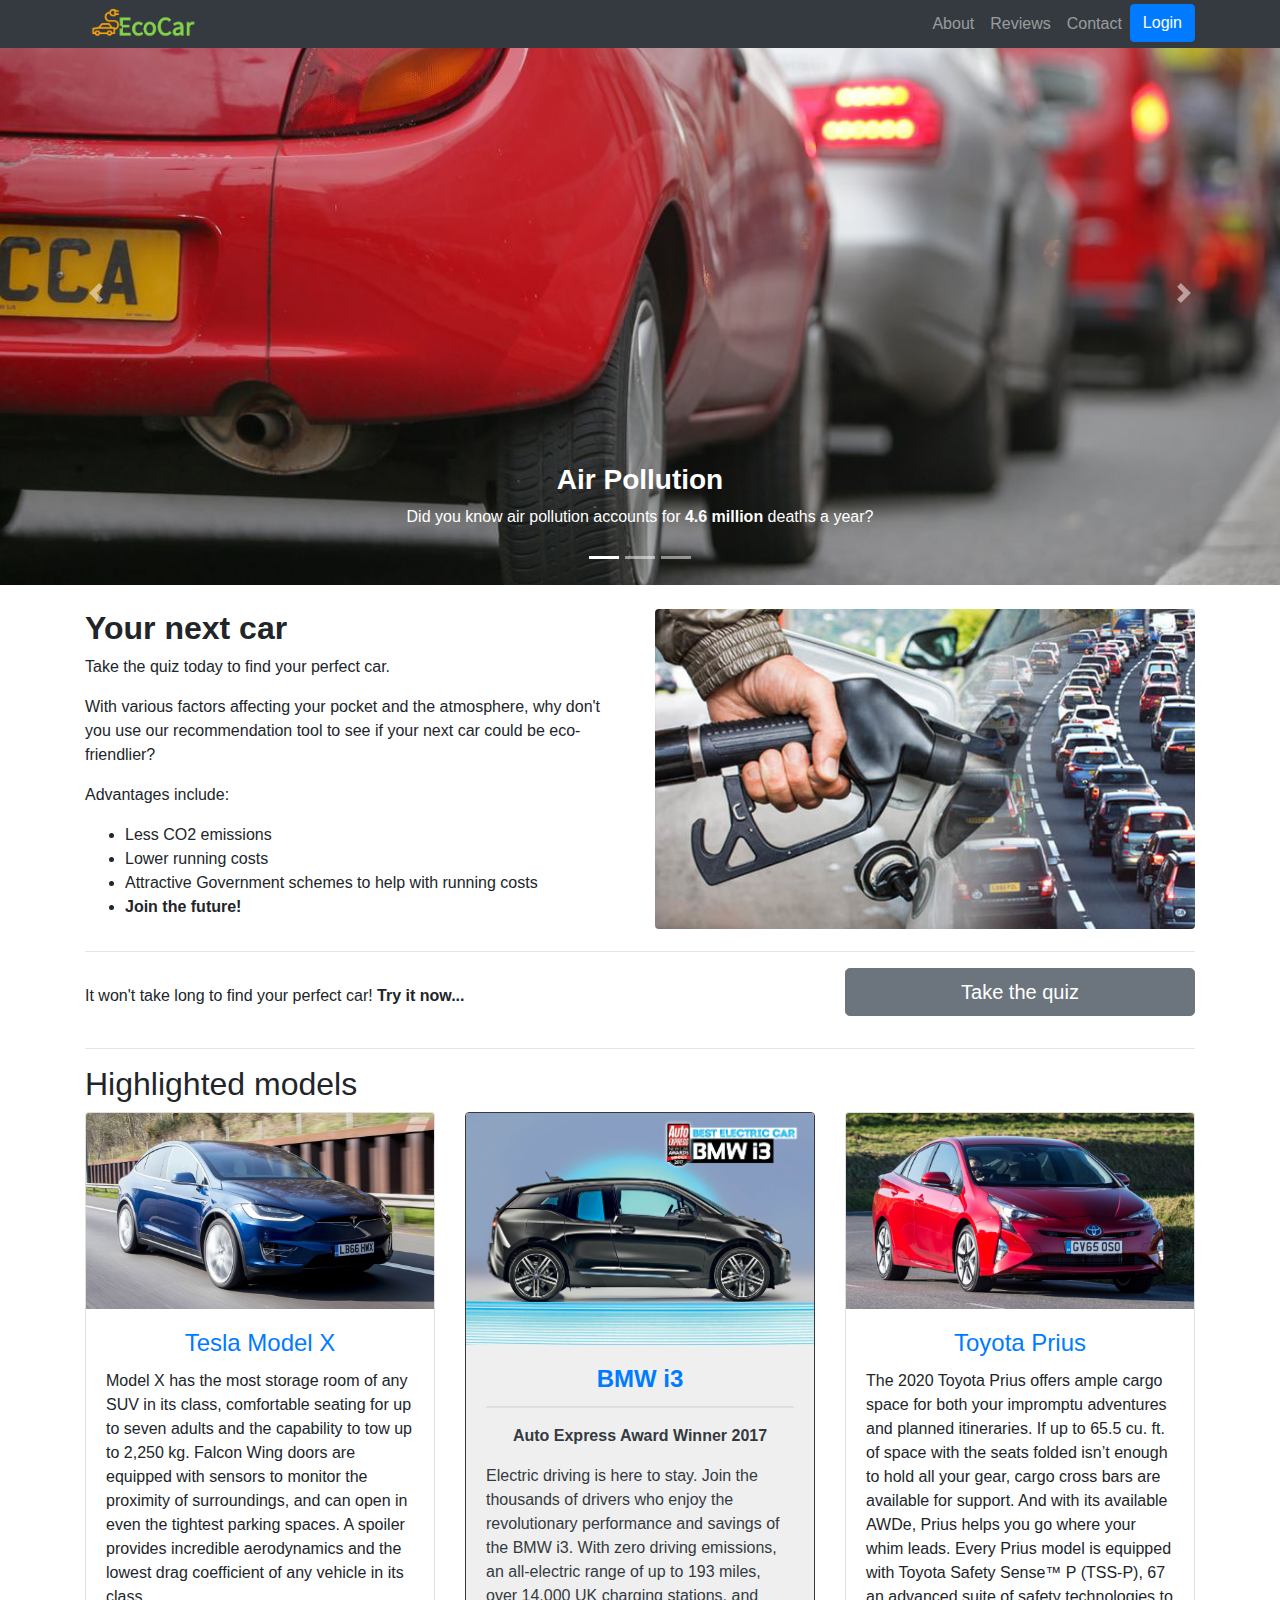
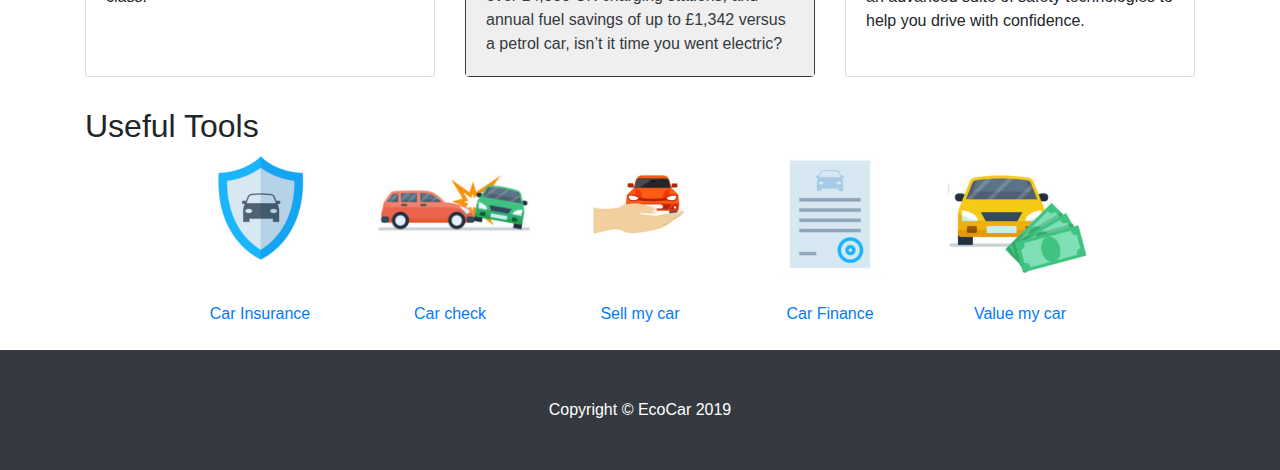
<file: index.html>
<!DOCTYPE html>
<html lang="en">

<head>
    <meta charset="utf-8">
    <meta name="viewport" content="width=device-width, initial-scale=1, shrink-to-fit=no">
    <meta name="description" content="EcoCar Home Page">
    <meta name="author" content="Sukhpal Nijjar">
    <title>EcoCar</title>
    
	<!-- Small logo in tab menu -->
	<link href="images/icon.png" rel="icon">
    </link>
    <!-- Bootstrap core CSS, to style the website -->
    <link href="vendor/bootstrap/css/bootstrap.min.css" rel="stylesheet">
	<!-- Custom CSS for EcoCar  -->
    <link href="css/ecocar.css" rel="stylesheet">
    <link href="css/styles.css" rel="stylesheet">
</head>

<body>
    <!-- Navigation -->
    <nav class="navbar fixed-top navbar-expand-lg navbar-dark bg-dark fixed-top">
        <div class="container">
            <a class="navbar-brand" href="index.html">
                <img src="images/logo.png" width="21%">
            </a>
            <button class="navbar-toggler navbar-toggler-right" type="button" data-toggle="collapse" data-target="#navbarResponsive" aria-controls="navbarResponsive" aria-expanded="false" aria-label="Toggle navigation">
                <span class="navbar-toggler-icon"></span>
            </button>
            <div class="collapse navbar-collapse" id="navbarResponsive">
                <ul class="navbar-nav ml-auto">
                    <li class="nav-item">
                        <a class="nav-link" href="about.html">About</a>
                    </li>
                    <li class="nav-item">
                        <a class="nav-link" href="reviews.html">Reviews</a>
                    </li>
                    <li class="nav-item">
                        <a class="nav-link" href="contact.html">Contact</a>
                    </li>
                    <li class="nav-item">
                        <a class="btn btn-primary" href="login.html" id="login">Login</a>
                    </li>
                    <li class="nav-item">
                        <button class="btn btn-danger" onclick="logOut()" id="logout">Log Out</button>
                    </li>
                </ul>
            </div>
        </div>
    </nav>
    <header>
				<!--  Carousel to slide pictures on index homepage -->
        <div id="carousel" class="carousel slide" data-ride="carousel" data-interval="3500">
            <ol class="carousel-indicators">
                <li data-target="#carousel" data-slide-to="0" class="active"></li>
                <li data-target="#carousel" data-slide-to="1"></li>
                <li data-target="#carousel" data-slide-to="2"></li>
            </ol>
            <div class="carousel-inner" role="listbox">
                <!-- Slide One - Background image and text -->
                <div class="carousel-item active" style="background-image: url('images/airpoll1.jpg')">
                    <div class="carousel-caption d-none d-md-block">
                        <h3><b>Air Pollution</b></h3>
                        <p>Did you know air pollution accounts for <b>4.6 million</b> deaths a year?</p>
                    </div>
                </div>
                <!-- Slide Two - Background image and text -->
                <div class="carousel-item" style="background-image: url('images/rr.jpg')">
                    <div class="carousel-caption d-none d-md-block">
                        <h3></b>Plug-in hybrid technology</b></h3>
                        <p>Did you know there were approximately <b>265,000</b> plug-in cars registered in the UK in January 2019?</p>
                    </div>
                </div>
                <!-- Slide Three - Background image and text -->
                <div class="carousel-item" style="background-image: url('images/charging.jpg')">
                    <div class="carousel-caption d-none d-md-block">
                        <h3>Government Grants</h3>
                        <p>Did you know that the UK Government offer incentives for driving greener vehicles on the UK roads?</p>
                    </div>
                </div>
            </div>
			<!--  Buttoms to move images back and forwards -->
            <a class="carousel-control-prev" href="#carousel" role="button" data-slide="prev">
                <span class="carousel-control-prev-icon" aria-hidden="true"></span>
                <span class="sr-only">Previous</span>
            </a>
            <a class="carousel-control-next" href="#carousel" role="button" data-slide="next">
                <span class="carousel-control-next-icon" aria-hidden="true"></span>
                <span class="sr-only">Next</span>
            </a>
        </div>
    </header>
    <!-- Page Content -->
    <div class="container">
        <!-- Recommendation Tool -->
        <div class="row mt-4">
            <div class="col-lg-6">
                <h2><b>Your next car</b></h2>
                <p>Take the quiz today to find your perfect car.</p>
                <p> With various factors affecting your pocket and the atmosphere, why don't you use our recommendation tool to see if your next car could be eco-friendlier?</p>
				<p> Advantages include:</p>
                <ul>
                    <li>Less CO2 emissions</li>
                    <li>Lower running costs</li>
                    <li>Attractive Government schemes to help with running costs </li>
                    <li><b>Join the future!</b></li>
                </ul>
            </div>
            <div class="col-lg-6">
                <img class="img-fluid rounded" src="images/quizpic.jpg" alt="quizpic">
            </div>
        </div>

          <!-- /.row -->
          <hr>

        <!-- Take the quiz section  -->
        <div class="row mb-4">
            <div class="col-md-8">
                <p></p>
                <p>It won't take long to find your perfect car! <b>Try it now...</b></p>
            </div>
            <div class="col-md-4">
                <a class="btn btn-lg btn-secondary btn-block" href="quiz.html">Take the quiz</a>
            </div>
        </div>
                <!-- /.row -->
                <hr>
        <!-- Highlighted models on index page -->
        <h2>Highlighted models</h2>
        <div class="row">
            <div class="col-lg-4 col-sm-6 portfolio-item">
                <div class="card h-100">
                    <a href="post-tesla.html"><img class="card-img-top" src="images/tesla.jpg" alt=""></a>
                    <div class="card-body">
                        <h4 class="card-title">
                        <a href="post-tesla.html"><center>Tesla Model X</center></a>
                     </h4>
                        <p class="card-text">Model X has the most storage room of any SUV in its class, comfortable seating for up to seven adults and the capability to tow up to 2,250 kg. Falcon Wing doors are equipped with sensors to monitor the proximity of surroundings, and can open in even the tightest parking spaces. A spoiler provides incredible aerodynamics and the lowest drag coefficient of any vehicle in its class.</p>
                    </div>
                </div>
            </div>
            <div class="col-lg-4 col-sm-6 portfolio-item">
                <div class="card border-dark h-100">
                    <a href="post-i3s.html"><img class="card-img-top" src="images/i3s.jpg" alt=""></a>
                    <div class="card-body text-dark" style="background-color:#EFEFEF">
                        <h4 class="card-title">
                        <a href="post-i3s.html"><center><b>BMW i3</b></center></a>
                     </h4>
                     <p class="card text"><center><b>Auto Express Award Winner 2017</b></center></p>
                        <p class="card-text">Electric driving is here to stay. Join the thousands of drivers who enjoy the revolutionary performance and savings of the BMW i3. With zero driving emissions, an all-electric range of up to 193 miles, over 14,000 UK charging stations, and annual fuel savings of up to £1,342 versus a petrol car, isn’t it time you went electric?</p>
                    </div>
                </div>
            </div>
            <div class="col-lg-4 col-sm-6 portfolio-item">
                <div class="card h-100">
                    <a href="post-prius.html"><img class="card-img-top" src="images/prius.jpg" alt=""></a>
                    <div class="card-body">
                        <h4 class="card-title">
                        <a href="post-prius.html"><center>Toyota Prius</center></a>
                     </h4>
                        <p class="card-text">The 2020 Toyota Prius offers ample cargo space for both your impromptu adventures and planned itineraries. If up to 65.5 cu. ft. of space with the seats folded isn’t enough to hold all your gear, cargo cross bars are available for support. And with its available AWDe, Prius helps you go where your whim leads. Every Prius model is equipped with Toyota Safety Sense™ P (TSS-P), 67 an advanced suite of safety technologies to help you drive with confidence.</p>
                    </div>
                </div>
            </div>
        </div>
        <!-- /.row -->
                    <!-- Useful Tools section -->
                    <!-- Pictures: https://cdn5.vectorstock.com/i/1000x1000/97/94/car-insurance-services-icon-set-vector-18759794.jpg-->
                   
                    <h2>Useful Tools</h2>
                  <!-- Useful tools setting the pictures with the links working in them-->
                    <div class="row mt-2">
                        <!-- Setting the alignment-->
                        <div class="offset-lg-1 col-lg-2 col-sm-4 mb-4 text-center">
                            <!-- Adding in the picture link-->
                            <a href="https://www.gocompare.com/" target="_blank">
                                <!-- Obtaining the picture and adjusting it to a set height-->
                                <img class="img-fluid" height="64px" src="images/insurance.png" alt="">
                            </a>
                        </div>
                        <div class="col-lg-2 col-sm-4 mb-4 text-center">
                            <a href="https://www.hpi.co.uk/" target="_blank">
                                <img class="img-fluid"  height="64px"src="images/hpi.png" alt="">
                            </a>
                        </div>
                        <div class="col-lg-2 col-sm-4 mb-4 text-center">
                            <a href="https://www.webuyanycar.com/" target="_blank">
                                <img class="img-fluid" height="64px" src="images/wbac.png" alt="">
                                </a>
                        </div>
                        <div class="col-lg-2 col-sm-4 mb-4 text-center">
                            <a href="https://www.moneysupermarket.com/loans/car-finance/" target="_blank">
                                <img class="img-fluid" height="64px" src="images/finance.png" alt="">
                            </a>
                        </div>
                        <div class="col-lg-2 col-sm-4 mb-4 text-center">
                            <a href="https://www.autotrader.co.uk/car-valuation" target="_blank">
                                <img class="img-fluid" height="64px" src="images/value.png" alt="">
                            </a>
                        </div>

                        <!-- Text beneath images aligned and links added -->
                        <div class="offset-lg-1 col-lg-2 col-sm-4 mb-4 text-center">
                            <a href="https://www.gocompare.com/" target="_blank">
                            Car Insurance</a>
                        </div>
                        <div class="col-lg-2 col-sm-4 mb-4 text-center">
                            <a href="https://www.hpi.co.uk/" target="_blank">
                            Car check</a>
                        </div>
                        <div class="col-lg-2 col-sm-4 mb-4 text-center">
                            <a href="https://www.webuyanycar.com/" target="_blank">
                            Sell my car</a>
                        </div>
                        <div class="col-lg-2 col-sm-4 mb-4 text-center">
                            <a href="https://www.moneysupermarket.com/loans/car-finance/" target="_blank">
                            Car Finance</a>
                        </div>
                        <div class="col-lg-2 col-sm-4 mb-4 text-center">
                            <a href="https://www.autotrader.co.uk/car-valuation" target="_blank">
                            Value my car</a>
                        </div>

                    </div>



                    <!-- /.row -->
    </div>
    <!-- /.container -->


            
    <!-- Footer -->
    <footer class="py-5 bg-dark">
        <div class="container">
            <p class="m-0 text-center text-white">Copyright &copy; EcoCar 2019</p>
        </div>
        <!-- /.container -->
    </footer>
    <!-- Supporting Javascript for the webpage -->
    <script src="vendor/jquery/jquery.min.js"></script>
    <script src="vendor/bootstrap/js/bootstrap.bundle.min.js"></script>
   
    <script src="js/login.js"></script>	

</body>

</html>
</file>
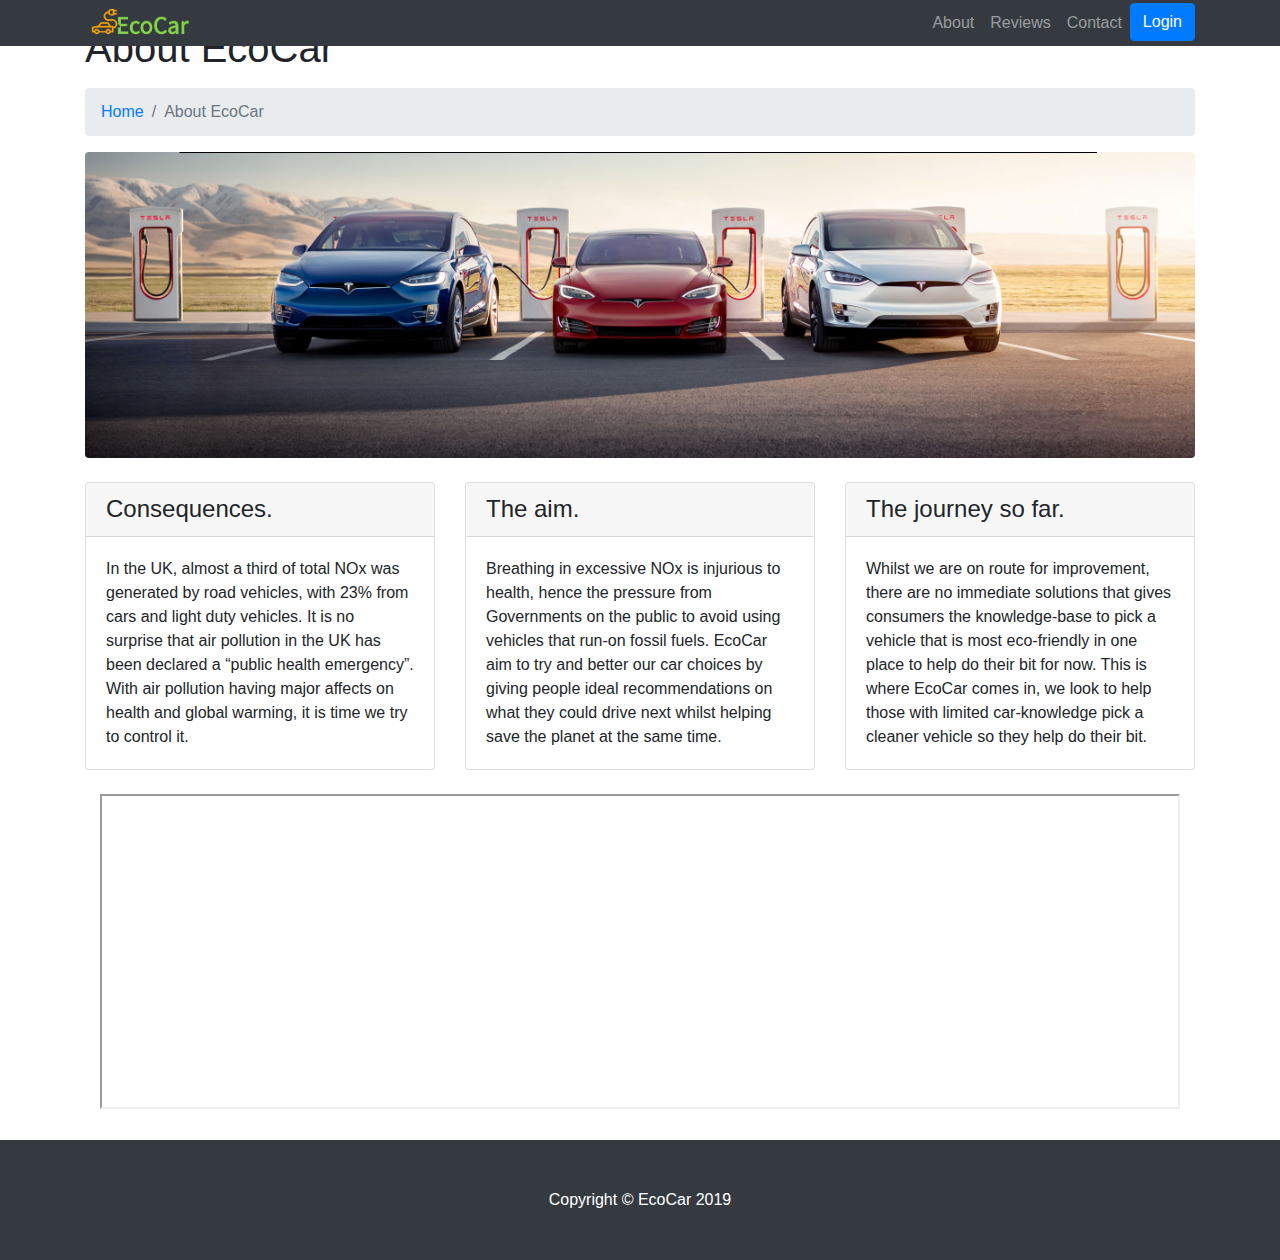
<file: about.html>
<!DOCTYPE html>
<html lang="en">

<head>

    <meta charset="utf-8">
    <meta name="viewport" content="width=device-width, initial-scale=1, shrink-to-fit=no">
    <meta name="description" content="Information about EcoCar">
    <meta name="author" content="Sukhpal Nijjar">

    <title>EcoCar - About</title>

    	<!-- Small logo in tab menu -->
	<link href="images/icon.png" rel="icon">
</link>
    <!-- Bootstrap core CSS -->
    <link href="vendor/bootstrap/css/bootstrap.min.css" rel="stylesheet">

    <link href="css/ecocar.css" rel="stylesheet">

    <link href="css/styles.css" rel="stylesheet">

</head>

<body>

    <!-- Navigation -->
    <nav class="navbar fixed-top navbar-expand-lg navbar-dark bg-dark fixed-top">
        <div class="container">

            <a class="navbar-brand" href="index.html">
                <img src="images/logo.png" width="20%">
            </a>
            <button class="navbar-toggler navbar-toggler-right" type="button" data-toggle="collapse" data-target="#navbarResponsive" aria-controls="navbarResponsive" aria-expanded="false" aria-label="Toggle navigation">
                <span class="navbar-toggler-icon"></span>
            </button>
            <div class="collapse navbar-collapse" id="navbarResponsive">
                <ul class="navbar-nav ml-auto">
                    <li class="nav-item">
                        <a class="nav-link" href="about.html">About</a>
                    </li>
                    <li class="nav-item">
                        <a class="nav-link" href="reviews.html">Reviews</a>
                    </li>
                    <li class="nav-item">
                        <a class="nav-link" href="contact.html">Contact</a>
                    </li>
                    <li class="nav-item">
                        <a class="btn btn-primary" href="login.html" id="login">Login</a>
                    </li>
                    <li class="nav-item">
                        <button class="btn btn-danger" onclick="logOut()" id="logout">Log Out</button>
                    </li>
                </ul>
            </div>
        </div>
    </nav>

    <!-- Page Content -->
    <div class="container">

        <!-- Page Heading/Breadcrumbs -->
        <h1 class="mt-4 mb-3">About EcoCar</h1>

        <ol class="breadcrumb">
            <li class="breadcrumb-item">
                <a href="index.html">Home</a>
            </li>
            <li class="breadcrumb-item active">About EcoCar</li>
        </ol>

        <!-- Image Header -->
        <img class="img-fluid rounded mb-4" src="images/cover2.png" alt="">

        <!-- Marketing Icons Section -->
        <div class="row">
            <div class="col-lg-4 mb-4">
                <div class="card h-100">
                    <h4 class="card-header">Consequences.</h4>
                    <div class="card-body">
                        <p class="card-text">In the UK, almost a third of total NOx was generated by road vehicles, with 23% from cars and light duty vehicles. It is no surprise that air pollution in the UK has been declared a “public health emergency”.  With air pollution having major affects on health and global warming, it is time we try to control it.</p>
                    </div>
                </div>
            </div>
            <div class="col-lg-4 mb-4">
                <div class="card h-100">
                    <h4 class="card-header">The aim.</h4>
                    <div class="card-body">
                        <p class="card-text">Breathing in excessive NOx is injurious to health, hence the pressure from Governments on the public to avoid using vehicles that run-on fossil fuels. EcoCar aim to try and better our car choices by giving people ideal recommendations on what they could drive next whilst helping save the planet at the same time.</p>
                    </div>
                </div>
            </div>
            <div class="col-lg-4 mb-4">
                <div class="card h-100">
                    <h4 class="card-header">The journey so far.</h4>
                    <div class="card-body">
                        <p class="card-text">Whilst we are on route for improvement, there are no immediate solutions that gives consumers the knowledge-base to pick a vehicle that is most eco-friendly in one place to help do their bit for now. This is where EcoCar comes in, we look to help those with limited car-knowledge pick a cleaner vehicle so they help do their bit.</p>
                    </div>
                </div>
            </div>
        </div>
        <!-- /.row -->

           
    <div class="col-lg-4 mb-4">
        <iframe width="1080" height="315"
        src="https://www.youtube.com/embed/hsOH0se9cn0">
        </iframe>
        </div>

    </div>
    <!-- /.container -->


    <!-- Footer -->
    <footer class="py-5 bg-dark">
        <div class="container">
            <p class="m-0 text-center text-white">Copyright &copy; EcoCar 2019</p>
        </div>
        <!-- /.container -->
    </footer>

    <!-- Bootstrap core JavaScript -->
    <script src="vendor/jquery/jquery.min.js"></script>
    <script src="vendor/bootstrap/js/bootstrap.bundle.min.js"></script>

    <script src="js/login.js"></script>	

</body>

</html>
</file>
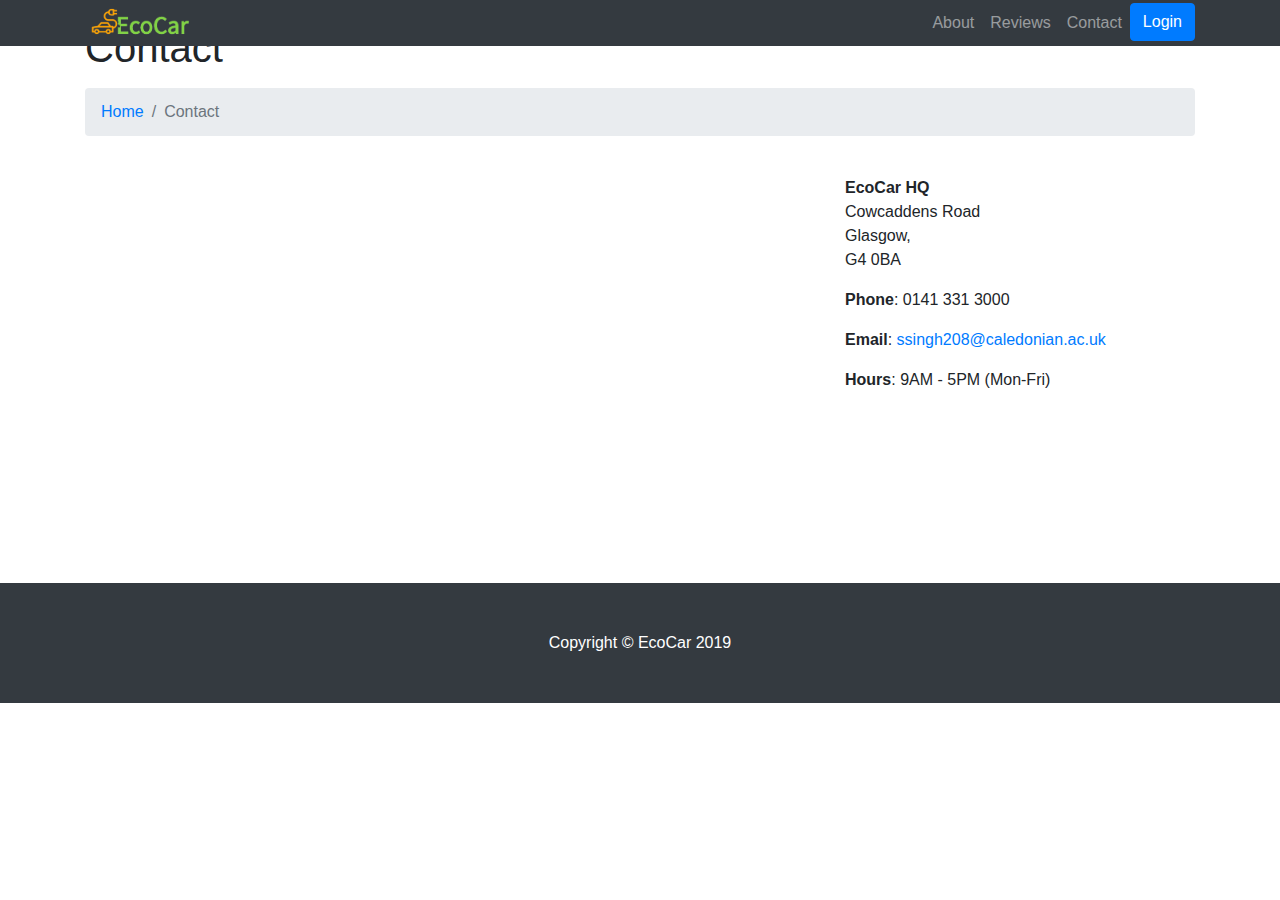
<file: contact.html>
<!DOCTYPE html>
<html lang="en">

<head>

  <meta charset="utf-8">
  <meta name="viewport" content="width=device-width, initial-scale=1, shrink-to-fit=no">
  <meta name="description" content="Contact Page">
  <meta name="author" content="Sukhpal Nijjar">

  <title>EcoCar - Contact</title>

  	<!-- Small logo in tab menu -->
	<link href="images/icon.png" rel="icon">
</link>
  <!-- Bootstrap core CSS -->
  <link href="vendor/bootstrap/css/bootstrap.min.css" rel="stylesheet">

    <link href="css/ecocar.css" rel="stylesheet">
  <link href="css/styles.css" rel="stylesheet">

</head>

<body>

   <!-- Navigation -->
  <nav class="navbar fixed-top navbar-expand-lg navbar-dark bg-dark fixed-top">
    <div class="container">
	
      <a class="navbar-brand" href="index.html">
		<img src="images/logo.png" width="20%">
	  </a>
      <button class="navbar-toggler navbar-toggler-right" type="button" data-toggle="collapse" data-target="#navbarResponsive" aria-controls="navbarResponsive" aria-expanded="false" aria-label="Toggle navigation">
        <span class="navbar-toggler-icon"></span>
      </button>
      <div class="collapse navbar-collapse" id="navbarResponsive">
        <ul class="navbar-nav ml-auto">
          <li class="nav-item">
            <a class="nav-link" href="about.html">About</a>
          </li>
          <li class="nav-item">
            <a class="nav-link" href="reviews.html">Reviews</a>
          </li>
          <li class="nav-item">
            <a class="nav-link" href="contact.html">Contact</a>
          </li>
		  <li class="nav-item">
            <a class="btn btn-primary" href="login.html" id="login">Login</a>
          </li>
          <li class="nav-item">
            <button class="btn btn-danger" onclick="logOut()" id="logout">Log Out</button>
        </li>
        </ul>
      </div>
    </div>
  </nav>
  <!-- Page Content -->
  <div class="container">

    <!-- Page Heading/Breadcrumbs -->
    <h1 class="mt-4 mb-3">Contact
    </h1>

    <ol class="breadcrumb">
      <li class="breadcrumb-item">
        <a href="index.html">Home</a>
      </li>
      <li class="breadcrumb-item active">Contact</li>
    </ol>

    <!-- Content Row -->
    <div class="row">
      <!-- Map Column -->
      <div class="col-lg-8 mb-4">
        <!-- Embedded Google Map -->
        <iframe width="100%" height="400px" frameborder="0" scrolling="no" marginheight="0" marginwidth="0" src="https://www.google.com/maps/embed?pb=!1m18!1m12!1m3!1d2238.7605193885715!2d-4.252148884547559!3d55.866821290660496!2m3!1f0!2f0!3f0!3m2!1i1024!2i768!4f13.1!3m3!1m2!1s0x4888441f6d37e73b%3A0xe44f66a88fe29ff5!2sGlasgow%20Caledonian%20University!5e0!3m2!1sen!2suk!4v1581003866508!5m2!1sen!2suk"></iframe>
      </div>
      <!-- Contact Details Column -->
      <div class="col-lg-4 mb-4">
        <p>
          <br>
          <b>EcoCar HQ</b>
          <br>Cowcaddens Road
          <br>Glasgow, 
          <br>G4 0BA
          <br>
        </p>
        <p>
          <b title="Phone">Phone</b>: 0141 331 3000
        </p>
        <p>
          <b title="Email">Email</b>:
          <a href="mailto:name@example.com">ssingh208@caledonian.ac.uk
          </a>
        </p>
        <p>
          <b title="Hours">Hours</b>: 9AM - 5PM (Mon-Fri)
        </p>
      </div>
    </div>
    <!-- /.row -->


  </div>
  <!-- /.container -->

  <!-- Footer -->
  <footer class="py-5 bg-dark">
    <div class="container">
      <p class="m-0 text-center text-white">Copyright &copy; EcoCar 2019</p>
    </div>
    <!-- /.container -->
  </footer>

  <!-- Bootstrap core JavaScript -->
  <script src="vendor/jquery/jquery.min.js"></script>
  <script src="vendor/bootstrap/js/bootstrap.bundle.min.js"></script>
  <script src="js/jqBootstrapValidation.js"></script>

  <script src="js/login.js"></script>	

</body>

</html>
</file>
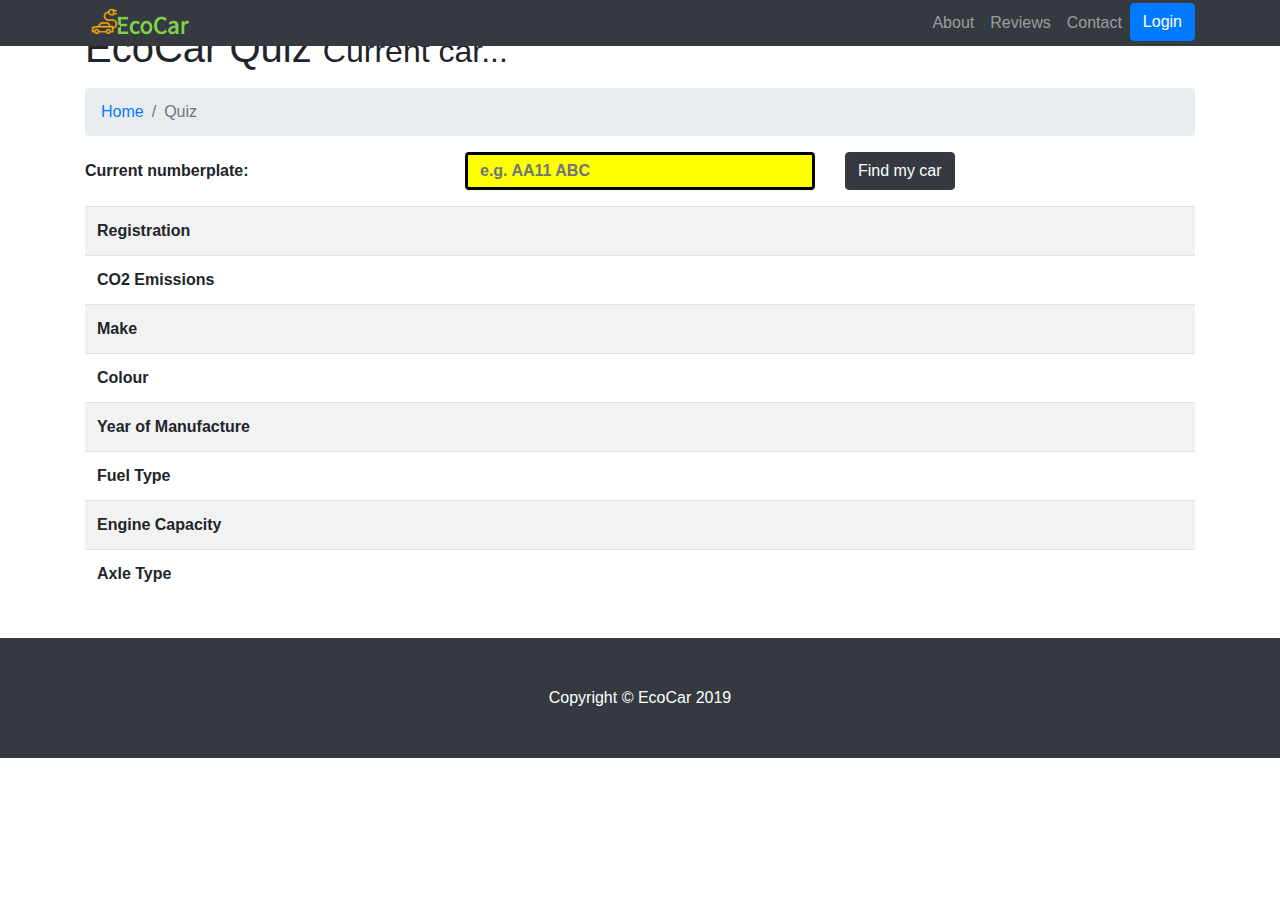
<file: quiz.html>
<!DOCTYPE html>
<html lang="en">

<head>

    <meta charset="utf-8">
    <meta name="viewport" content="width=device-width, initial-scale=1, shrink-to-fit=no">
    <meta name="description" content="EcoCar Home Page">
    <meta name="author" content="Sukhpal Nijjar">

    <title>EcoCar - Quiz</title>

    		<!-- Small logo in tab menu -->
		<link href="images/icon.png" rel="icon">
  </link>

    <!-- Bootstrap core CSS -->
    <link href="vendor/bootstrap/css/bootstrap.min.css" rel="stylesheet">
    
	<!-- Custom CSS -->
	<link href="css/ecocar.css" rel="stylesheet">

	<!-- Custom CSS -->
    <link href="css/styles.css" rel="stylesheet">

</head>

<body>

    <!-- Navigation -->
    <nav class="navbar fixed-top navbar-expand-lg navbar-dark bg-dark fixed-top">
        <div class="container">

            <a class="navbar-brand" href="index.html">
                <img src="images/logo.png" width="20%">
            </a>
            <button class="navbar-toggler navbar-toggler-right" type="button" data-toggle="collapse" data-target="#navbarResponsive" aria-controls="navbarResponsive" aria-expanded="false" aria-label="Toggle navigation">
                <span class="navbar-toggler-icon"></span>
            </button>
            <div class="collapse navbar-collapse" id="navbarResponsive">
                <ul class="navbar-nav ml-auto">
                    <li class="nav-item">
                        <a class="nav-link" href="about.html">About</a>
                    </li>
                    <li class="nav-item">
                        <a class="nav-link" href="reviews.html">Reviews</a>
                    </li>
                    <li class="nav-item">
                        <a class="nav-link" href="contact.html">Contact</a>
                    </li>
                    <li class="nav-item">
                        <a class="btn btn-primary" href="login.html" id="login">Login</a>
                    </li>
                    <li class="nav-item">
                      <button class="btn btn-danger" onclick="logOut()" id="logout">Log Out</button>
                  </li>
                </ul>
            </div>
        </div>
    </nav>

    <!-- Page Content -->
    <div class="container">

        <!-- Page journey in taskbar -->
        <h1 class="mt-4 mb-3">EcoCar Quiz
      <small>Current car...</small>
    </h1>

        <ol class="breadcrumb">
            <li class="breadcrumb-item">
                <a href="index.html">Home</a>
            </li>
            <li class="breadcrumb-item active">Quiz</li>
        </ol>

        <div class="alert alert-danger" role="alert" id="errormessage">
          Error! Registration invalid, please try again.
          </div>

        <!-- Content Row -->
        <div class="row">
            <!-- Bringing the div box in proportion with the above -->
            <div class="col-lg-12 mb-4">

                <div class="row">
					<!-- Numberplate CSS class used to design the plate --> 
                    <label for="inputEmail3" class="col-sm-4 col-form-label"><b>Current numberplate:</b></label>
                    <div class="col-sm-4">
                        <input type="text" class="form-control number_plate" id="reg_number" placeholder="e.g. AA11 ABC">
                    </div>
                    <div class="col-sm-4">
					<!-- Obtaining the Javascript file 'findMyCar' when clicked -->
                        <button id="find_my_car" onclick="findMyCar()" class="btn btn-dark">Find my car</button>
                    </div>
					<div class="col-sm-12 pt-3">
					<table class="table table-striped">
					  <tbody>
					    <!-- Registration -->
						<tr>
						  <th scope="row">Registration</th>
						  <td>
							<span id="registration_number"> </span>
						  </td>
						</tr>
						
						<!-- CO2 Emissions -->
						<tr>
						  <th scope="row">CO2 Emissions</th>
						  <td>
						  	<span id="co2_figure"> </span>
						  </td>
						</tr>
						
						<!-- Make  -->
						<tr>
						  <th scope="row">Make</th>
						  <td>
						  	<span id="make"> </span>
						  </td>
						</tr>
						
						<!-- Colour -->
						<tr>
						  <th scope="row">Colour</th>
						  <td>
						  	<span id="colour"> </span>
						  </td>
						</tr>
						
						<!-- Year of Manufacture -->
						<tr>
						  <th scope="row">Year of Manufacture</th>
						  <td>
						  	<span id="year"> </span>
						  </td>
						</tr>
						
						<!-- Fuel Type -->
						<tr>
						  <th scope="row">Fuel Type</th>
						  <td>
						  	<span id="fuel"> </span>
						  </td>
						</tr>
						
						<!-- Engine size -->
						<tr>
						  <th scope="row">Engine Capacity</th>
						  <td>
						  	<span id="enginesize"> </span>
						  </td>
						</tr>
						
						<!-- Axel Type -->
						<tr>
						  <th scope="row">Axle Type</th>
						  <td>
						  	<span id="axle"> </span>
						  </td>
						</tr>
						
					  </tbody>
					</table>
					</div>
					<div class="col-sm-12">
					<a href="/quiz_more.html" class = "btn btn-primary float-right" id="findMyCarBTN" hidden>Find my new car!</a>
					</div>
                </div>
            </div>
            
        </div>
        <!-- /.row -->

    </div>
    <!-- /.row -->

    </div>
    <!-- /.container -->

    <!-- Footer -->
    <footer class="py-5 bg-dark">
        <div class="container">
            <p class="m-0 text-center text-white">Copyright &copy; EcoCar 2019</p>
        </div>
        <!-- /.container -->
    </footer>

    <!-- Bootstrap core JavaScript -->
    <script src="vendor/jquery/jquery.min.js"></script>
    <script src="vendor/bootstrap/js/bootstrap.bundle.min.js"></script>	
    <script src="js/jqBootstrapValidation.js"></script>

  <!-- Temporary storage of cars whilst database is not set up -->
	<script src="js/data.js"></script>

	<!-- Custom Javascript file -->
	<script src="js/quiz.js"></script>
	
	<script src="js/login.js"></script>	

</body>

</html>
</file>
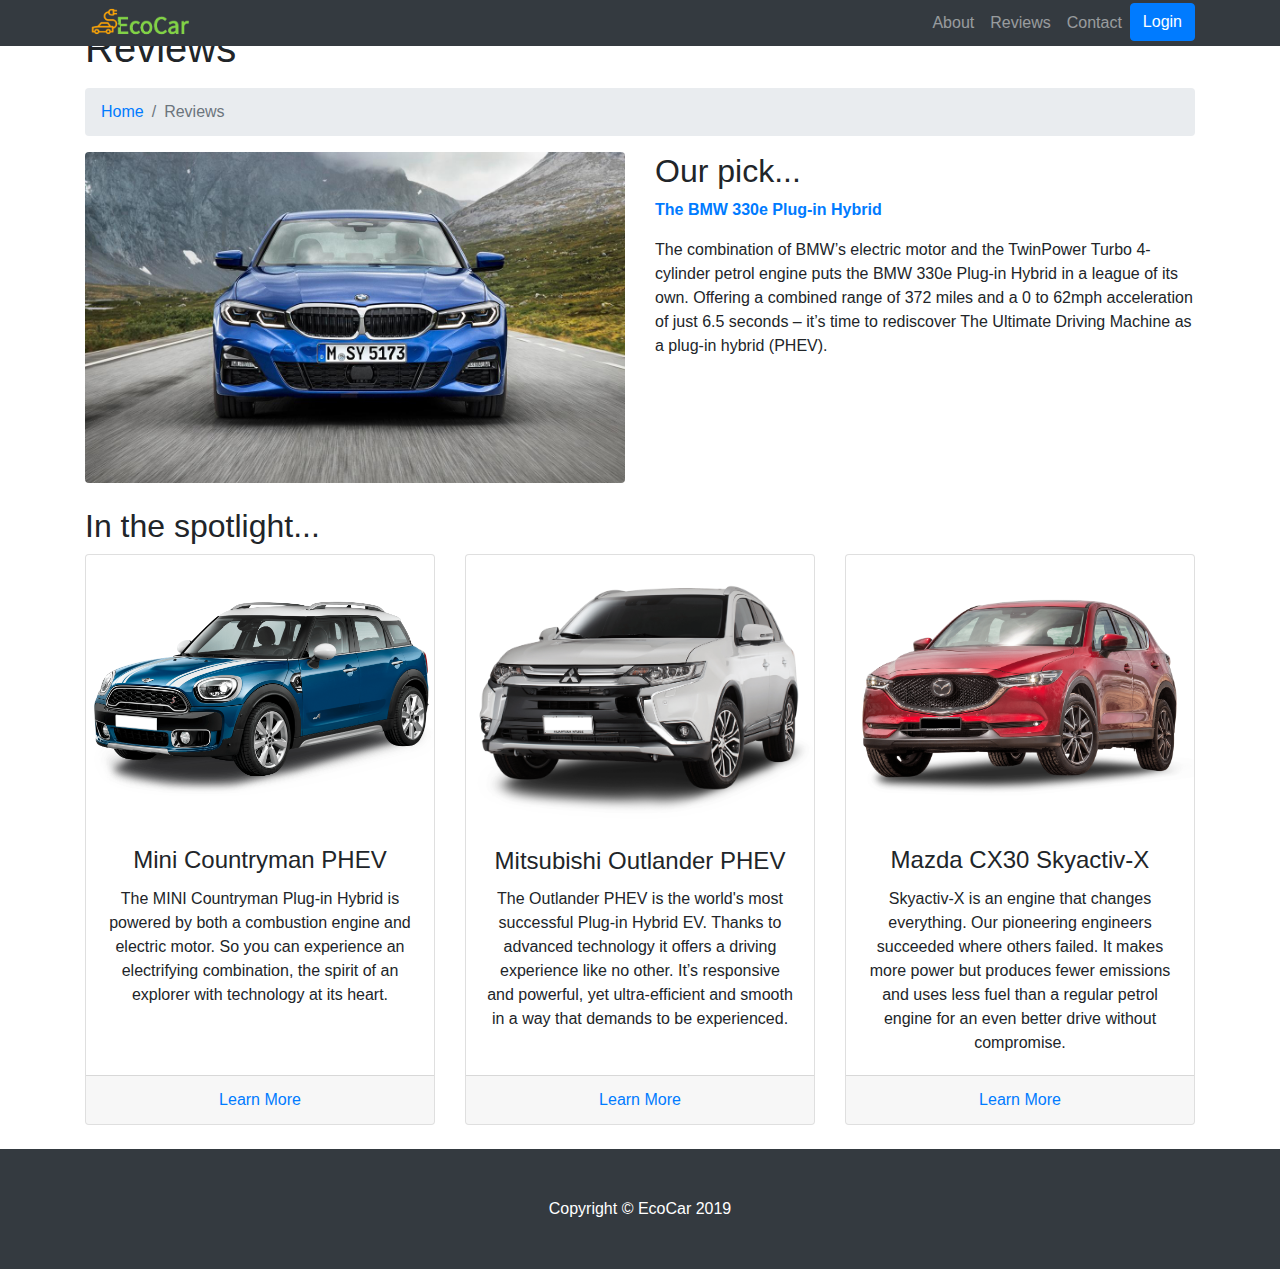
<file: reviews.html>
<!DOCTYPE html>
<html lang="en">

<head>

    <meta charset="utf-8">
    <meta name="viewport" content="width=device-width, initial-scale=1, shrink-to-fit=no">
    <meta name="description" content="Reviews Page">
    <meta name="author" content="Sukhpal Nijjar">

    <title>EcoCar - Reviews </title>

    	<!-- Small logo in tab menu -->
	<link href="images/icon.png" rel="icon">
</link>
    <!-- Bootstrap core CSS -->
    <link href="vendor/bootstrap/css/bootstrap.min.css" rel="stylesheet">

    <link href="css/ecocar.css" rel="stylesheet">

    <link href="css/styles.css" rel="stylesheet">

</head>

<body>

    <!-- Navigation -->
    <nav class="navbar fixed-top navbar-expand-lg navbar-dark bg-dark fixed-top">
        <div class="container">

            <a class="navbar-brand" href="index.html">
                <img src="images/logo.png" width="20%">
            </a>
            <button class="navbar-toggler navbar-toggler-right" type="button" data-toggle="collapse" data-target="#navbarResponsive" aria-controls="navbarResponsive" aria-expanded="false" aria-label="Toggle navigation">
                <span class="navbar-toggler-icon"></span>
            </button>
            <div class="collapse navbar-collapse" id="navbarResponsive">
                <ul class="navbar-nav ml-auto">
                    <li class="nav-item">
                        <a class="nav-link" href="about.html">About</a>
                    </li>
                    <li class="nav-item">
                        <a class="nav-link" href="reviews.html">Reviews</a>
                    </li>
                    <li class="nav-item">
                        <a class="nav-link" href="contact.html">Contact</a>
                    </li>
                    <li class="nav-item">
                        <a class="btn btn-primary" href="login.html" id="login">Login</a>
                    </li>
                    <li class="nav-item">
                        <button class="btn btn-danger" onclick="logOut()" id="logout">Log Out</button>
                    </li>
                </ul>
            </div>
        </div>
    </nav>

    <!-- Page Content -->
    <div class="container">

        <!-- Page Heading/Breadcrumbs -->
        <h1 class="mt-4 mb-3">Reviews</h1>

        <ol class="breadcrumb">
            <li class="breadcrumb-item">
                <a href="index.html">Home</a>
            </li>
            <li class="breadcrumb-item active">Reviews</li>
        </ol>

        <!-- Intro Content -->
        <div class="row">
            <div class="col-lg-6">
                <img class="img-fluid rounded mb-4" src="images/330e.jpg" alt="">
            </div>
            <div class="col-lg-6">
                <h2>Our pick...</h2>
                <p><a href="https://discover.bmw.co.uk/campaigns/330e-launch"><b>The BMW 330e Plug-in Hybrid</b></a></p>
                <p>The combination of BMW’s electric motor and the TwinPower Turbo 4-cylinder petrol engine puts the BMW 330e Plug-in Hybrid in a league of its own. Offering a combined range of 372 miles and a 0 to 62mph acceleration of just 6.5 seconds – it’s time to rediscover The Ultimate Driving Machine as a plug-in hybrid (PHEV).</p>
            </div>
        </div>
        <!-- /.row -->

        <!-- Team Members -->
        <h2>In the spotlight...</h2>

        <div class="row">
            <div class="col-lg-4 mb-4">
                <div class="card h-100 text-center">
                    <img class="card-img-top" src="images/cooper.png" alt="">
                    <div class="card-body">
                        <h4 class="card-title">Mini Countryman PHEV</h4>
                        <p class="card-text">The MINI Countryman Plug-in Hybrid is powered by both a combustion engine and electric motor. So you can experience an electrifying combination, the spirit of an explorer with technology at its heart.</p>
                    </div>
                    <div class="card-footer">
                        <a href="https://www.mini.co.uk/en_GB/home/range/mini-plug-in-hybrid.html">Learn More</a>
                    </div>
                </div>
            </div>
            <div class="col-lg-4 mb-4">
                <div class="card h-100 text-center">
                    <img class="card-img-top" src="images/outlander.png" alt="">
                    <div class="card-body">
                        <h4 class="card-title">Mitsubishi Outlander PHEV</h4>
                        <p class="card-text">The Outlander PHEV is the world's most successful Plug-in Hybrid EV. Thanks to advanced technology it offers a driving experience like no other. It’s responsive and powerful, yet ultra-efficient and smooth in a way that demands to be experienced.</p>
                    </div>
                    <div class="card-footer">
                        <a href="https://www.mitsubishi-motors.co.uk/cars/outlander-phev?utm_source=google&utm_medium=ppc&utm_campaign=outlander_phev_paidsearch_fy19&utm_source=google&utm_medium=ppc&utm_campaign=missingDim&gclid=Cj0KCQiAsvTxBRDkARIsAH4W_j-aoL2AmvvdHTaaD2z-uZ20nUVtfc_iCqmpX5FKR4pDuM45phWCLCkaApApEALw_wcB">Learn More</a>
                    </div>
                </div>
            </div>
            <div class="col-lg-4 mb-4">
                <div class="card h-100 text-center">
                    <img class="card-img-top" src="images/cx30.png" alt="">
                    <div class="card-body">
                        <h4 class="card-title">Mazda CX30 Skyactiv-X</h4>
                        <p class="card-text">Skyactiv-X is an engine that changes everything. Our pioneering engineers succeeded where others failed. It makes more power but produces fewer emissions and uses less fuel than a regular petrol engine for an even better drive without compromise.</p>
                    </div>
                    <div class="card-footer">
                        <a href="https://www.mazda.co.uk/cars/mazda-cx-30/">Learn More</a>
                    </div>
                </div>
            </div>
        </div>
        <!-- /.row -->

    </div>
    <!-- /.container -->

    <!-- Footer -->
    <footer class="py-5 bg-dark">
        <div class="container">
            <p class="m-0 text-center text-white">Copyright &copy; EcoCar 2019</p>
        </div>
        <!-- /.container -->
    </footer>

    <!-- Bootstrap core JavaScript -->
    <script src="vendor/jquery/jquery.min.js"></script>
    <script src="vendor/bootstrap/js/bootstrap.bundle.min.js"></script>

    <script src="js/login.js"></script>	

</body>

</html>
</file>
<file: css/styles.css>
/* numberplate box design for quiz page */

.number_plate {
	background: yellow !important;
	color:grey !important;
	border: 3px solid black !important;
	font-weight: bold !important;
}

/* navbar design for whole website */
.navbar {
	padding-top: 0px !important;
	padding-bottom: 0px !important;
}

/* Design for hover 'i' button next to CO2 */
.info{
	cursor: pointer;
}
</file>
<file: css/ecocar.css>
/*!
 * Start Bootstrap - Modern Business (https://startbootstrap.com/template-overviews/modern-business)
 * Copyright 2013-2019 Start Bootstrap
 * Licensed under MIT (https://github.com/BlackrockDigital/startbootstrap-logomodern-business-nav/blob/master/LICENSE)
 */

.carousel-item {
  height: 65vh;
  min-height: 300px;
  background: no-repeat center center scroll;
  -webkit-background-size: cover;
  -moz-background-size: cover;
  -o-background-size: cover;
  background-size: cover;
}

.portfolio-item {
  margin-bottom: 30px;
}
</file>
